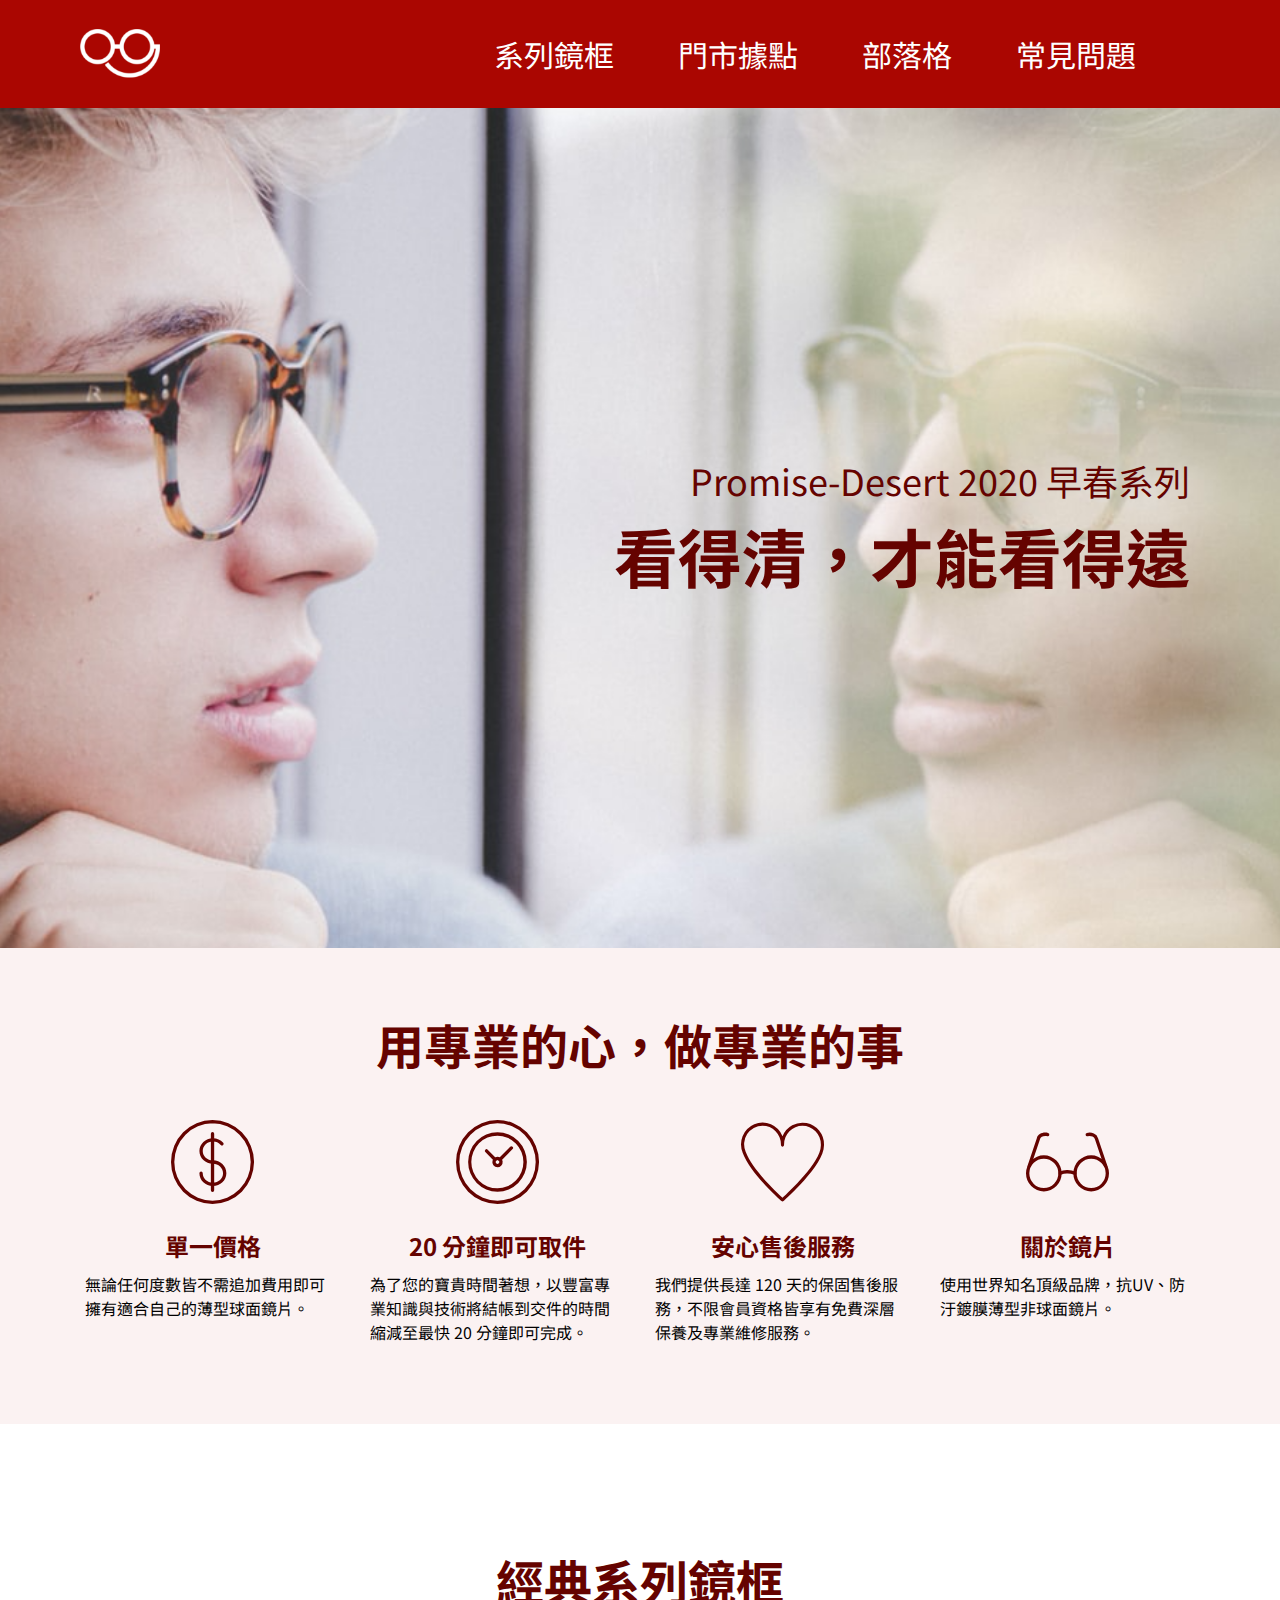
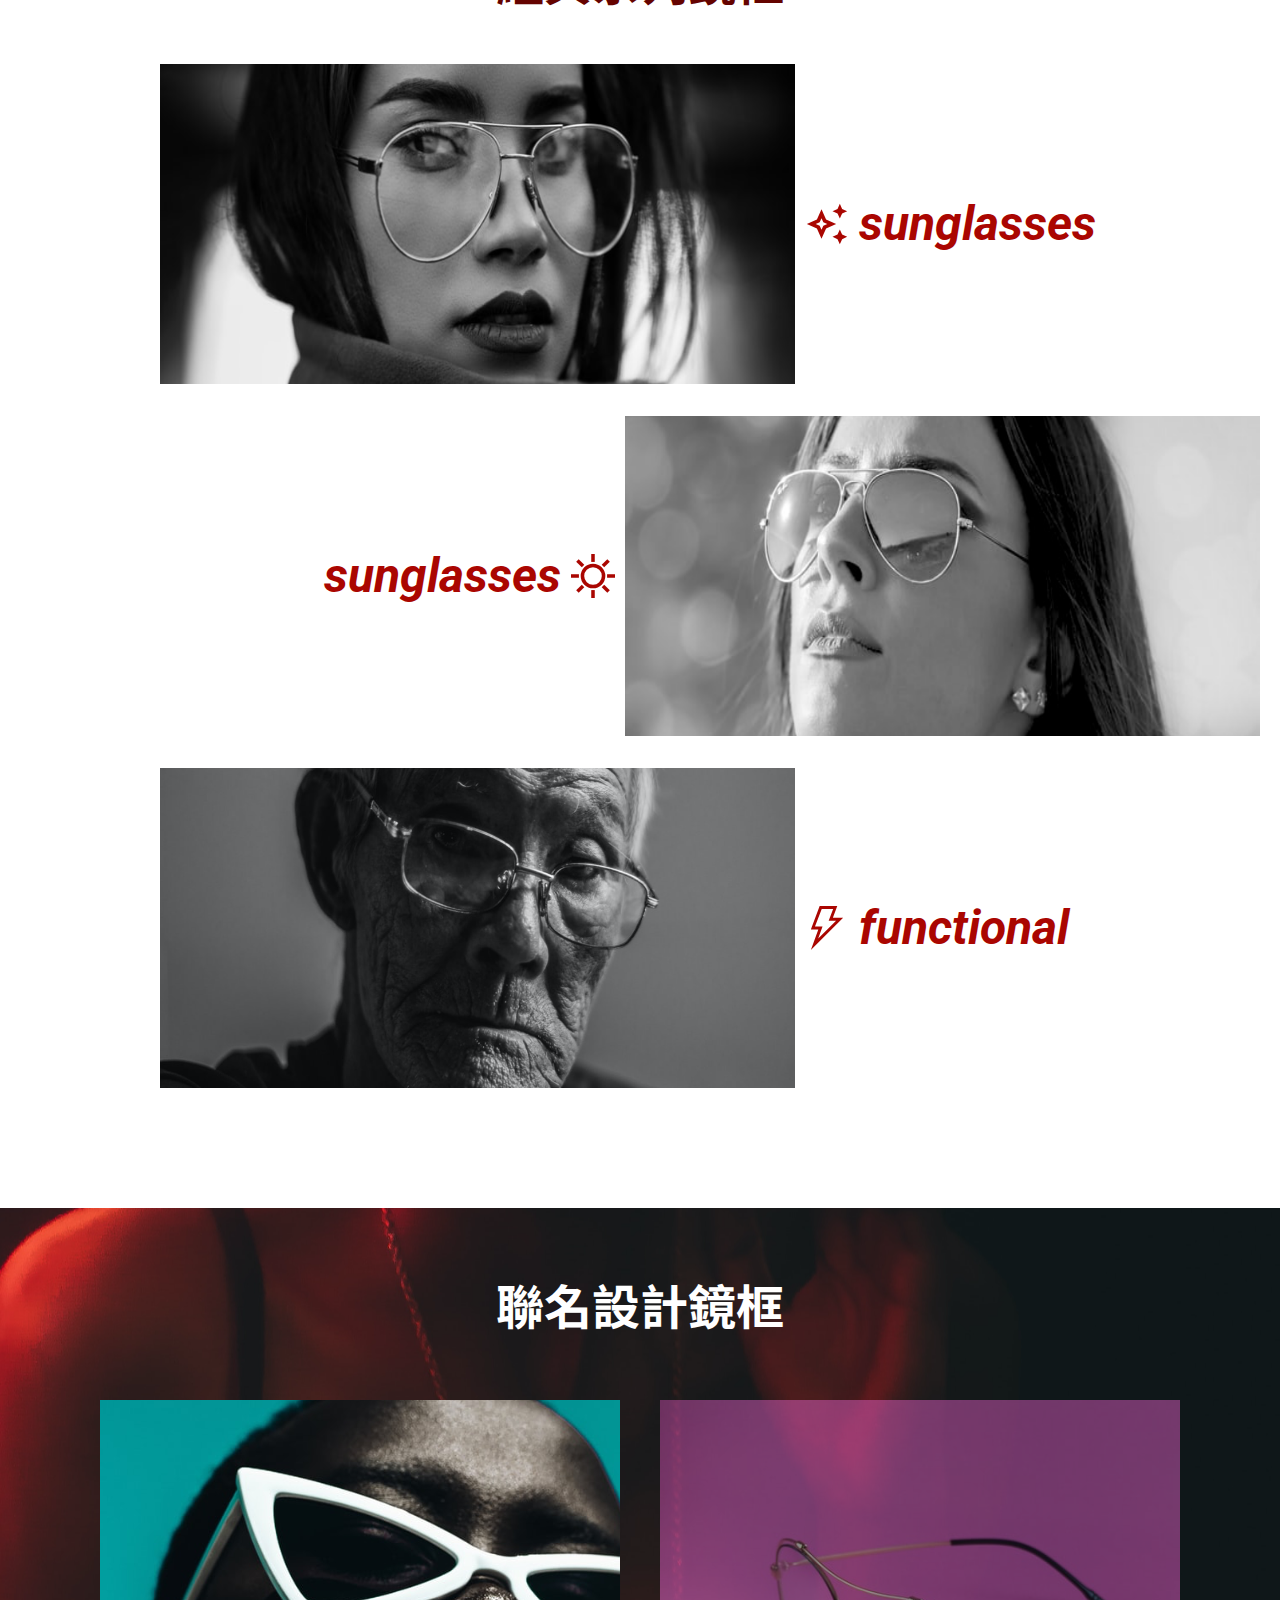
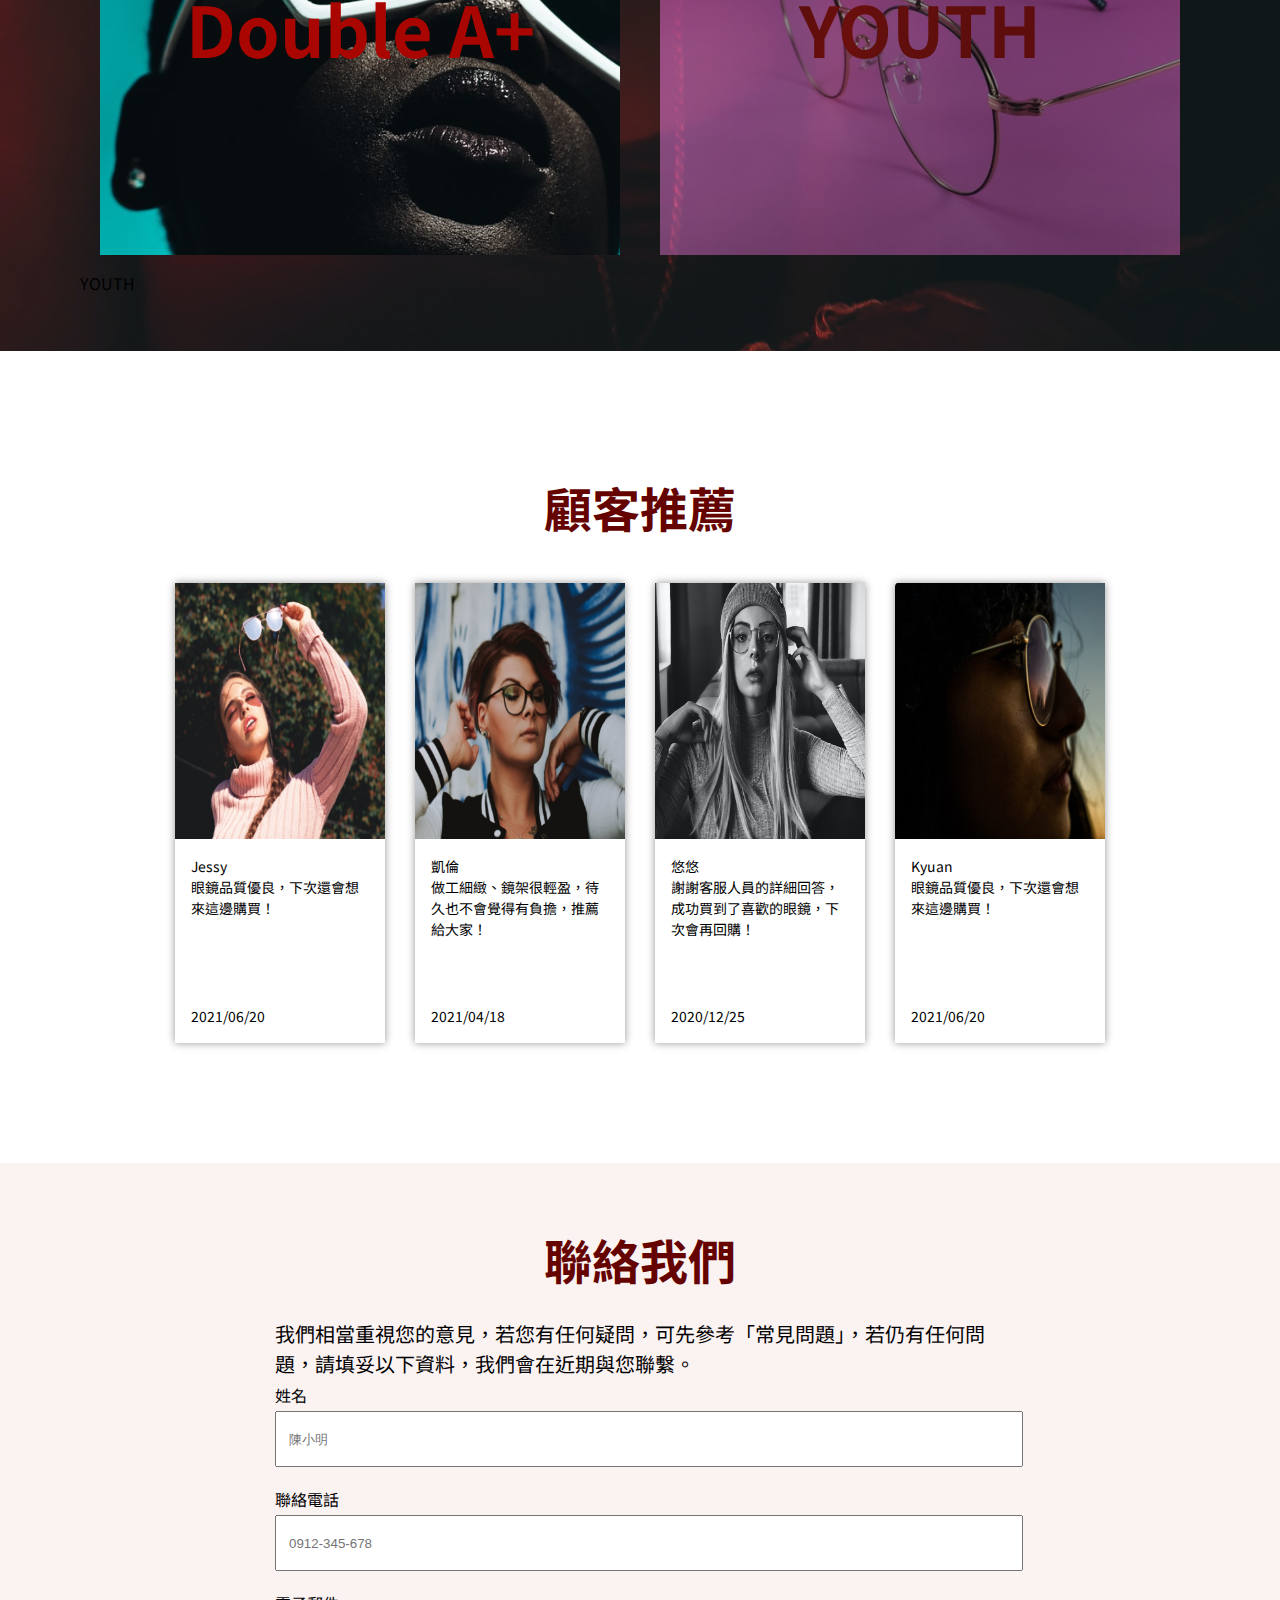
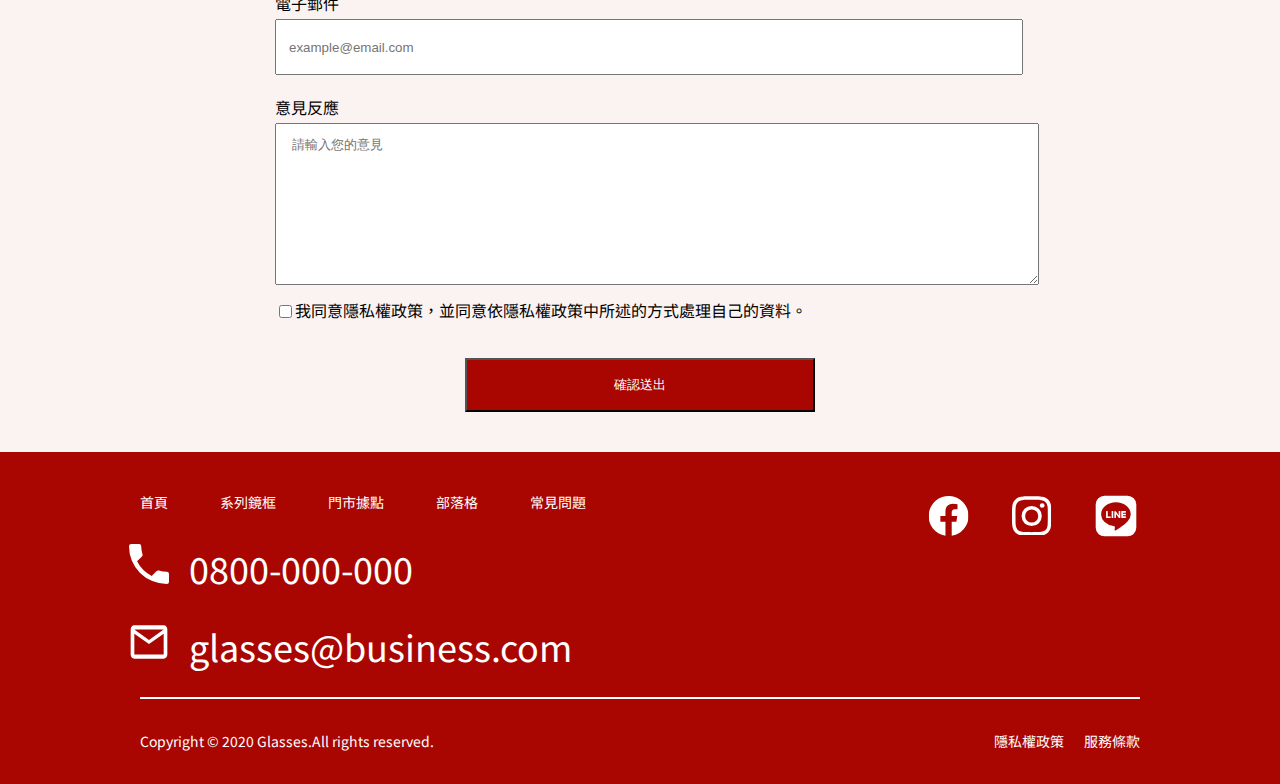
<file: index.html>
<!DOCTYPE html>
<html lang="en">

<head>
  <meta charset="UTF-8">
  <meta http-equiv="X-UA-Compatible" content="IE=edge">
  <meta name="viewport" content="width=device-width, initial-scale=1.0">
  <title>首頁</title>
  <link rel="stylesheet" href=./assets/style/style.css>
  <!-- 字體 -->
  <link rel="preconnect" href="https://fonts.googleapis.com">
  <link rel="preconnect" href="https://fonts.gstatic.com" crossorigin>
  <link href="https://fonts.googleapis.com/css2?family=Noto+Sans+TC:wght@400;500;700&display=swap" rel="stylesheet">

  <link rel="preconnect" href="https://fonts.googleapis.com">
  <link rel="preconnect" href="https://fonts.gstatic.com" crossorigin>
  <link
    href="https://fonts.googleapis.com/css2?family=Noto+Sans+TC:wght@400;500;700&family=Roboto:ital,wght@0,400;0,500;0,700;1,700&display=swap"
    rel="stylesheet">
  <link rel="preconnect" href="https://fonts.googleapis.com">
  <link rel="preconnect" href="https://fonts.gstatic.com" crossorigin>
  <link href="https://fonts.googleapis.com/css2?family=Roboto:ital,wght@1,700&display=swap" rel="stylesheet">
</head>

<body>
  <!-- --------------首頁--------------------- -->
<nav>
  <div class="logo"><img src="./assets/images/logo.png" alt="">
  </div>
  <ul class="topmeun">
    <li class="meun">系列鏡框</li><a href="#"></a>
    <li class="meun">門市據點</li><a href="#"></a>
    <li class="meun">部落格</li><a href="#"></a>
    <li class="meun">常見問題</li><a href="#"></a>
  </ul>
</nav>

  
    



  <!-- <header> -->
  <div class="banner">
    <div class="headline">
      <h2>Promise-Desert 2020 早春系列</h2>
      <h1>看得清，才能看得遠 </h1>
    </div>
  </div>
  <!-- </div> -->
  <!-- ------用專業的心，做專業的事----------------------------------- -->
  <div class="sec-color">
    <h3>用專業的心，做專業的事 </h3>
    <div class="profession">
      <ul class="box">
        <img class="icon" src="./assets/images/icon-dollar.svg" alt="">
        <li class="iconword">
          <h4>單一價格</h4>
          <p class="base">無論任何度數皆不需追加費用即可擁有適合自己的薄型球面鏡片。</p>
        </li>
      </ul>
      <ul class="box">
        <img class="icon" src="./assets/images/icon-clock.svg" alt="">
        <li class="iconword">
          <h4>20 分鐘即可取件</h4>
          <p class="base">為了您的寶貴時間著想，以豐富專業知識與技術將結帳到交件的時間縮減至最快 20 分鐘即可完成。</p>
        </li>
      </ul>
      <ul class="box">
        <img class="icon" src="./assets/images/icon-heart.svg" alt="">
        <li class="iconword">
          <h4>安心售後服務</h4>
          <p class="base">我們提供長達 120 天的保固售後服務，不限會員資格皆享有免費深層保養及專業維修服務。</p>
        </li>
      </ul>
      <ul class="box">
        <img class="icon" src="./assets/images/icon-glasses.svg" alt="">
        <li class="iconword">
          <h4>關於鏡片</h4>
          <p class="base">使用世界知名頂級品牌，抗UV、防汙鍍膜薄型非球面鏡片。</p>
        </li>
      </ul>
    </div>
  </div>
  <!-- -------經典系列鏡框------------------- -->
  <div class="sec">
    <h3>經典系列鏡框</h3>
    <div class="content">
      <div class="classic">
        <div class="cla-box">
          <div class="cla-img">
            <img src="./assets/images/product-1.png" alt="">
          </div>
          <div class="cla-icon">
            <img src="assets/images/auto_awesome_red_24dp.svg" alt="">
          </div>
          <p class="text">sunglasses</p>
        </div>

        <div class="cla-box-rev">
          <div class="cla-img">
            <img src="./assets/images/product-2.png" alt="">
          </div>
          <div class="cla-icon">
            <img src="./assets/images/icon-sun.svg" alt="">
          </div>
          <p class="text">sunglasses</p>
        </div>

        <div class="cla-box">
          <div class="cla-img">
            <img src="./assets/images/product-3.png" alt="">
          </div>
          <div class="cla-icon">
            <img src="assets/images/icon-thunder.svg" alt="">
          </div>
          <p class="text">functional</p>
        </div>
      </div>
    </div>
  </div>

  <!-- ----聯名設計鏡框-------------- -->
  <div class="sec-4">
    <h3>聯名設計鏡框</h3>
    <div class="design_box">

      <div class="design1"> </div>
      <div class="design2"></div>
    </div> 
     
        <p class="designtext ">YOUTH</p> 
  </div>
  </div>
  </div>
  <!-- ----顧客推薦-------------- -->
  <div class="sec">
    <h3>顧客推薦</h3>
    <div class="customer">
      <div class="cust-box">
        <div class="cost-img">
          <img src="./assets/images/rec-1.png" alt="">         
          <div class="custname">
            <p class="name">Jessy</p>
            <p>眼鏡品質優良，下次還會想來這邊購買！</p>
          </div></div>
          <div class="custdate">
            <p>2021/06/20</p>
          </div>
        </div>
      <!-- </div> -->
      <div class="cust-box">
        <div class="cost-img">
          <img src="./assets/images/rec-2.png" alt="">         
          <div class="custname">
            <p>凱倫</p>
            <p>做工細緻、鏡架很輕盈，待久也不會覺得有負擔，推薦給大家！</p>
          </div></div>
          <div class="custdate">
            <p>2021/04/18</p>
          </div>
        </div>      
      <div class="cust-box">
        <div class="cost-img">
          <img src="./assets/images/rec-3.png" alt="">          
          <div class="custname">
            <p>悠悠</p>
            <p>謝謝客服人員的詳細回答，成功買到了喜歡的眼鏡，下次會再回購！</p>
          </div></div>
          <div class="custdate">
            <p>2020/12/25</p>
          </div> 
        </div>        
      <div class="cust-box">
        <div class="cost-img">
          <img src="./assets/images/rec-4.png" alt="">                 
          <div class="custname">
            <p class="small">Kyuan</p>
            <p class="">眼鏡品質優良，下次還會想來這邊購買！</p>
          </div> </div><base href="">
          <div class="custdate">
            <p class="small">2021/06/20</p>
          </div>
        </div>
      </div>
    </div>
  </div>
  <!-- ----------聯絡我們--------------- -->
  <div class="sec-color">
    <h3>聯絡我們</h3>
    <form action="">
      <p class="formtext">我們相當重視您的意見，若您有任何疑問，可先參考「常見問題」，若仍有任何問題，請填妥以下資料，我們會在近期與您聯繫。</p>
      <label for="姓名">姓名</label>
      <input type="name" id="fname" name="fname" placeholder="陳小明">

      <label for="聯絡電話">聯絡電話</label>
      <input type="tel" name="fname" placeholder="0912-345-678">
      <label for="電子郵件">電子郵件</label>
      <input type="email" name="fname" placeholder="example@email.com">
      <label for="意見反應">意見反應</label>
      <textarea type="text" name="fname" placeholder="請輸入您的意見"></textarea>
      <input type="checkbox" name="" id="">
      <p class="base">我同意隱私權政策，並同意依隱私權政策中所述的方式處理自己的資料。</p>
      <input type="submit" value="確認送出">
    </form>
   
  
    
    <footer> 
      <div class="footernav">
        <div class="info-nav">
          <a href="">首頁</a>
          <a href="">系列鏡框</a>
          <a href="">門市據點</a>
          <a href="">部落格</a>
          <a href="">常見問題</a>
        </div>
        <ul class="social">
          <img src=".//assets/images/icon-fb.svg" alt="">
          <img src="./assets/images/icon-ig.svg" alt="">
          <img src="./assets/images/icon-line.svg" alt=""></li>
        </ul>
      </div>
      <ul class="mes">
        <li class="mesicon">
          <img src="./assets/images/icon-phone.svg" alt="">0800-000-000
        </li>
        <li class="mesicon">
          <img src="./assets/images/icon-mail.svg" alt="">glasses@business.com
        </li>
      </ul>   
    <ul class="Copyright">
      <li class="Copy">Copyright © 2020 Glasses.All rights reserved.</li>
      <ul class="store">
        <li class="storeli">隱私權政策</li>
        <li class="storeli">服務條款</li>
      </ul>
    </ul>
    </div>
    </footer>
</body>
</html>
</file>
